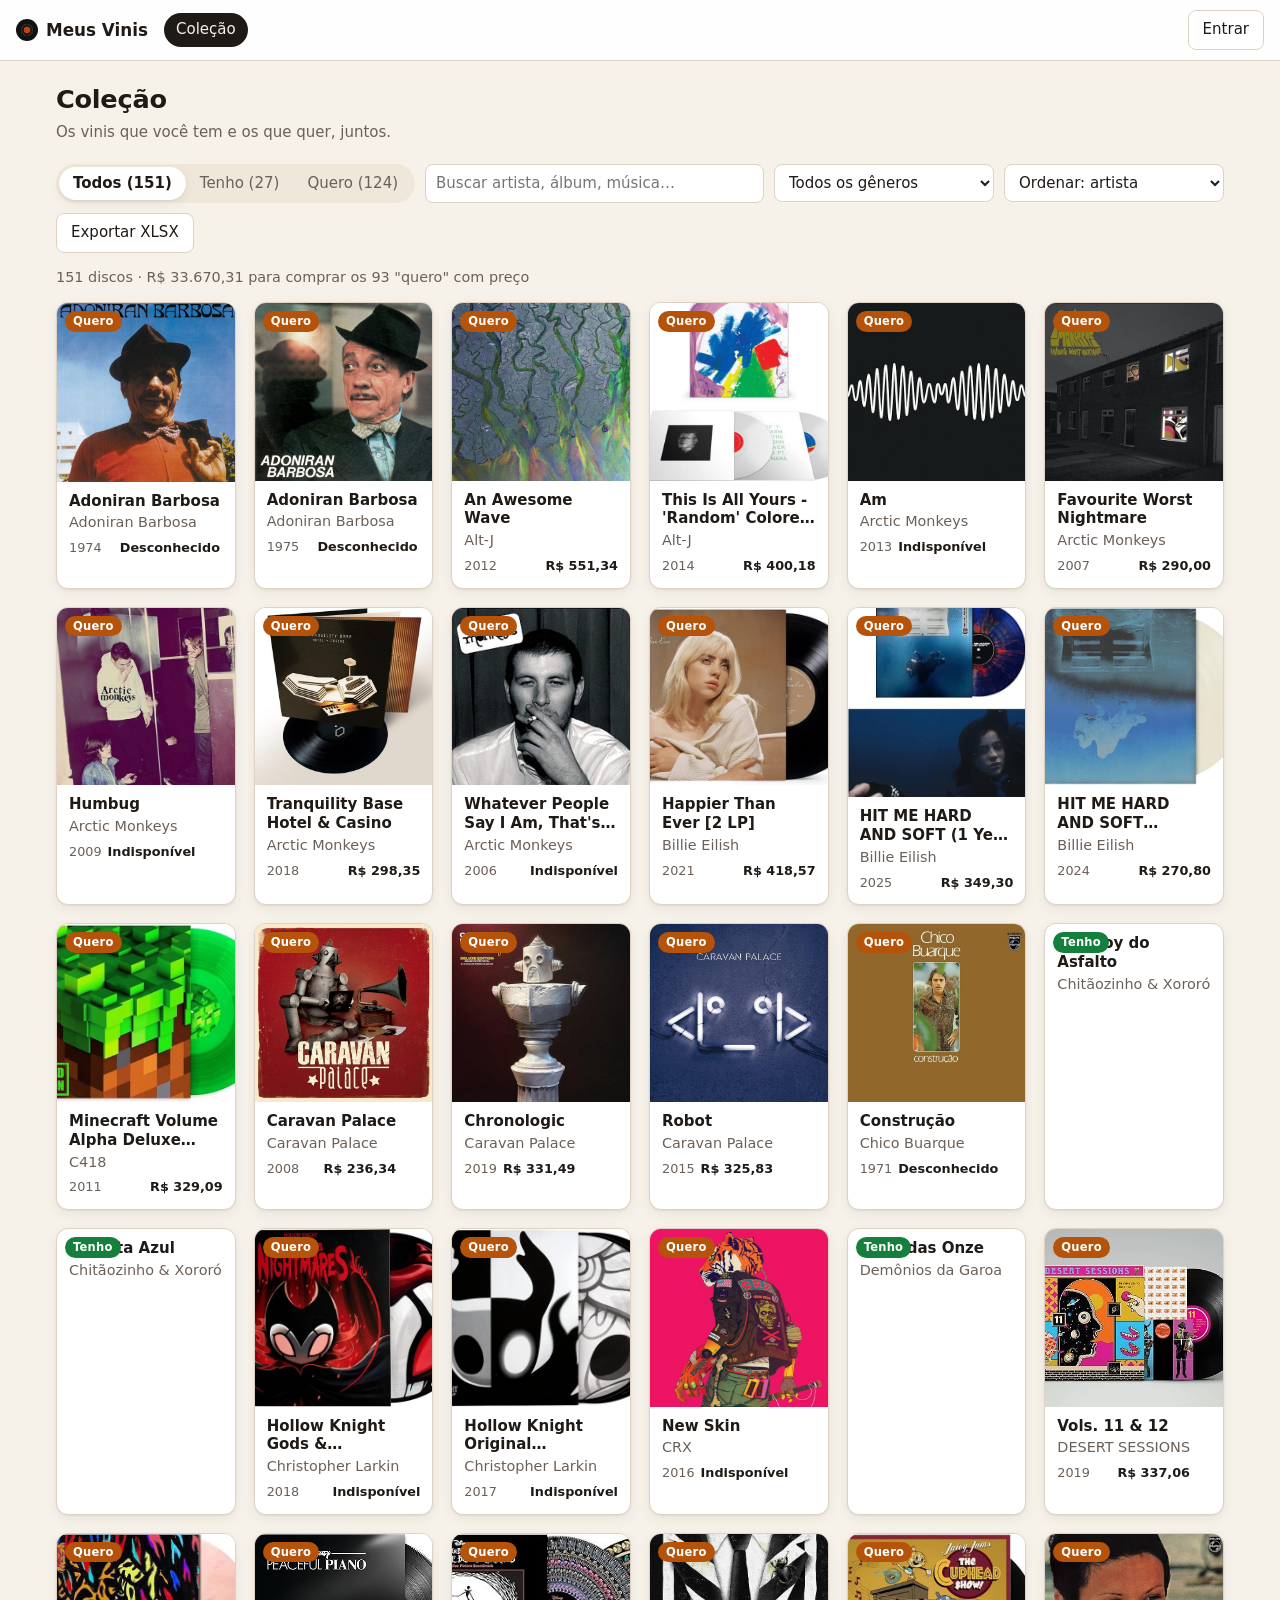
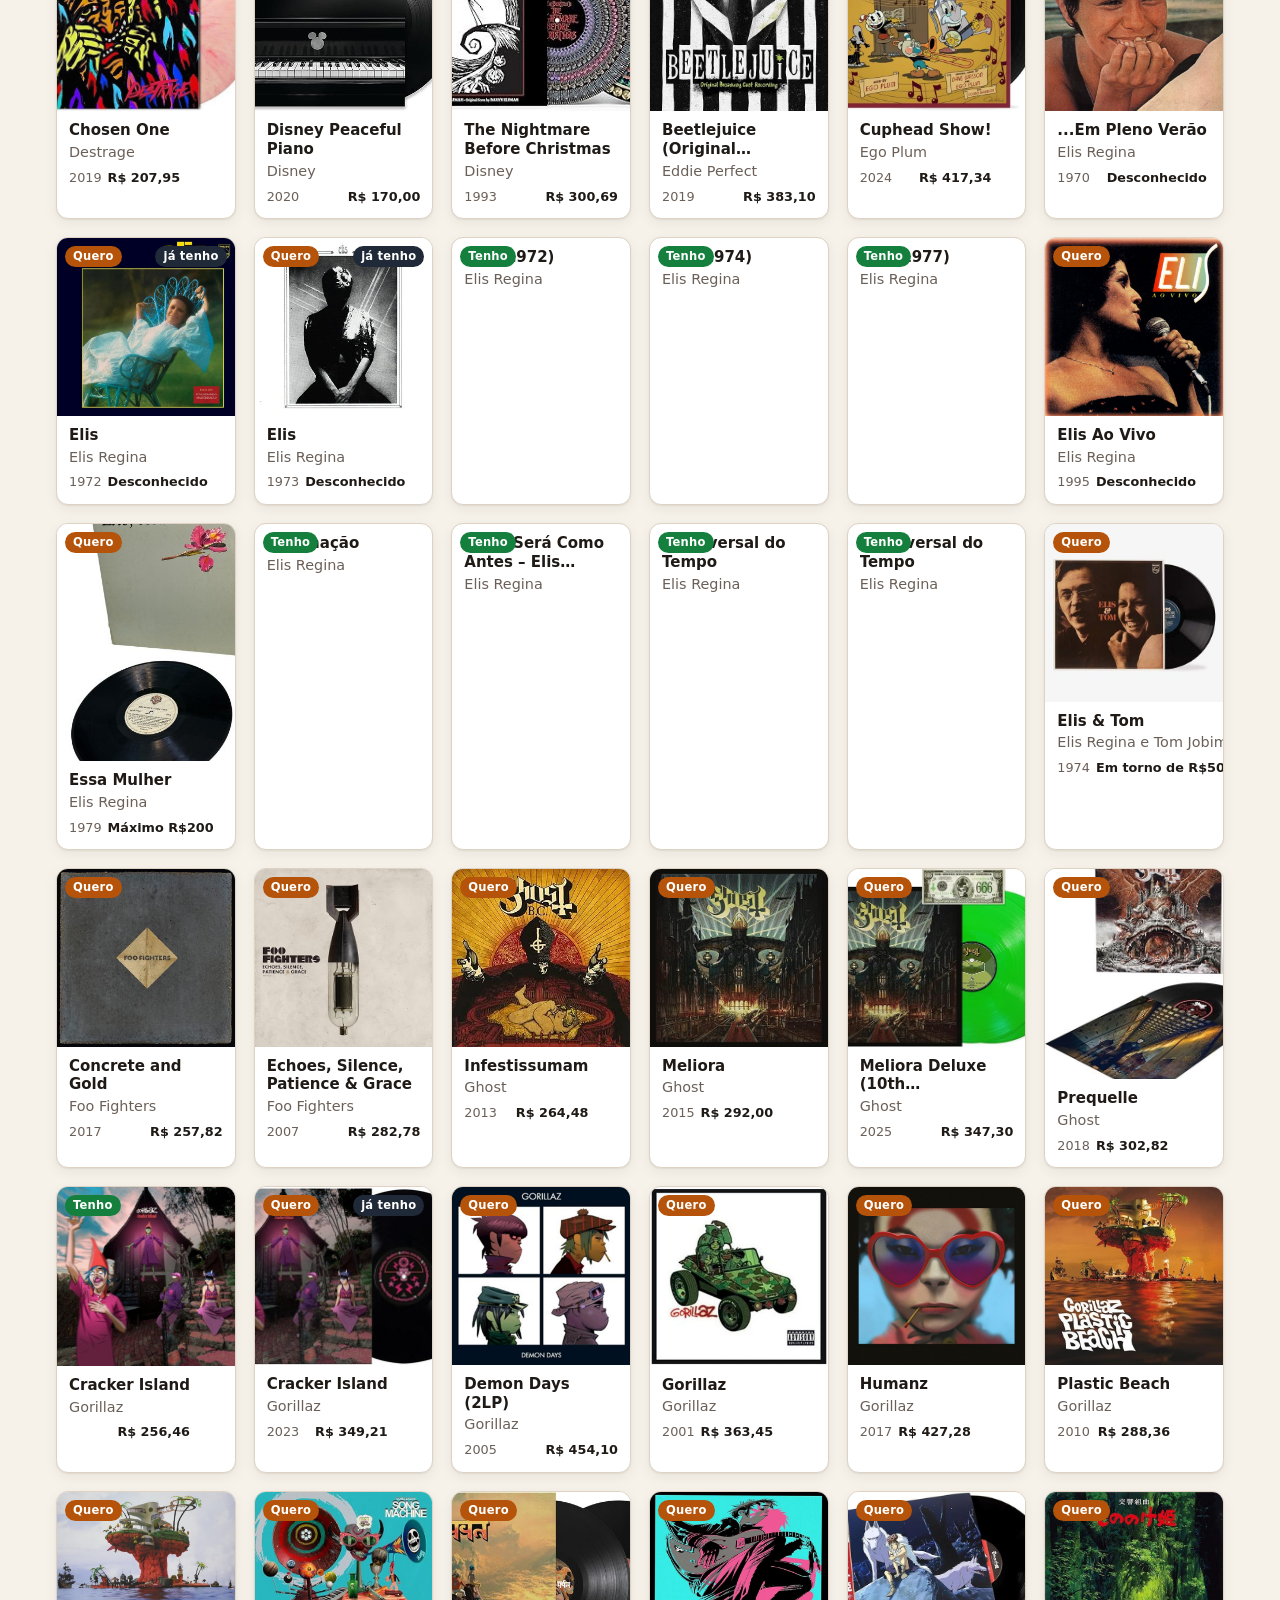
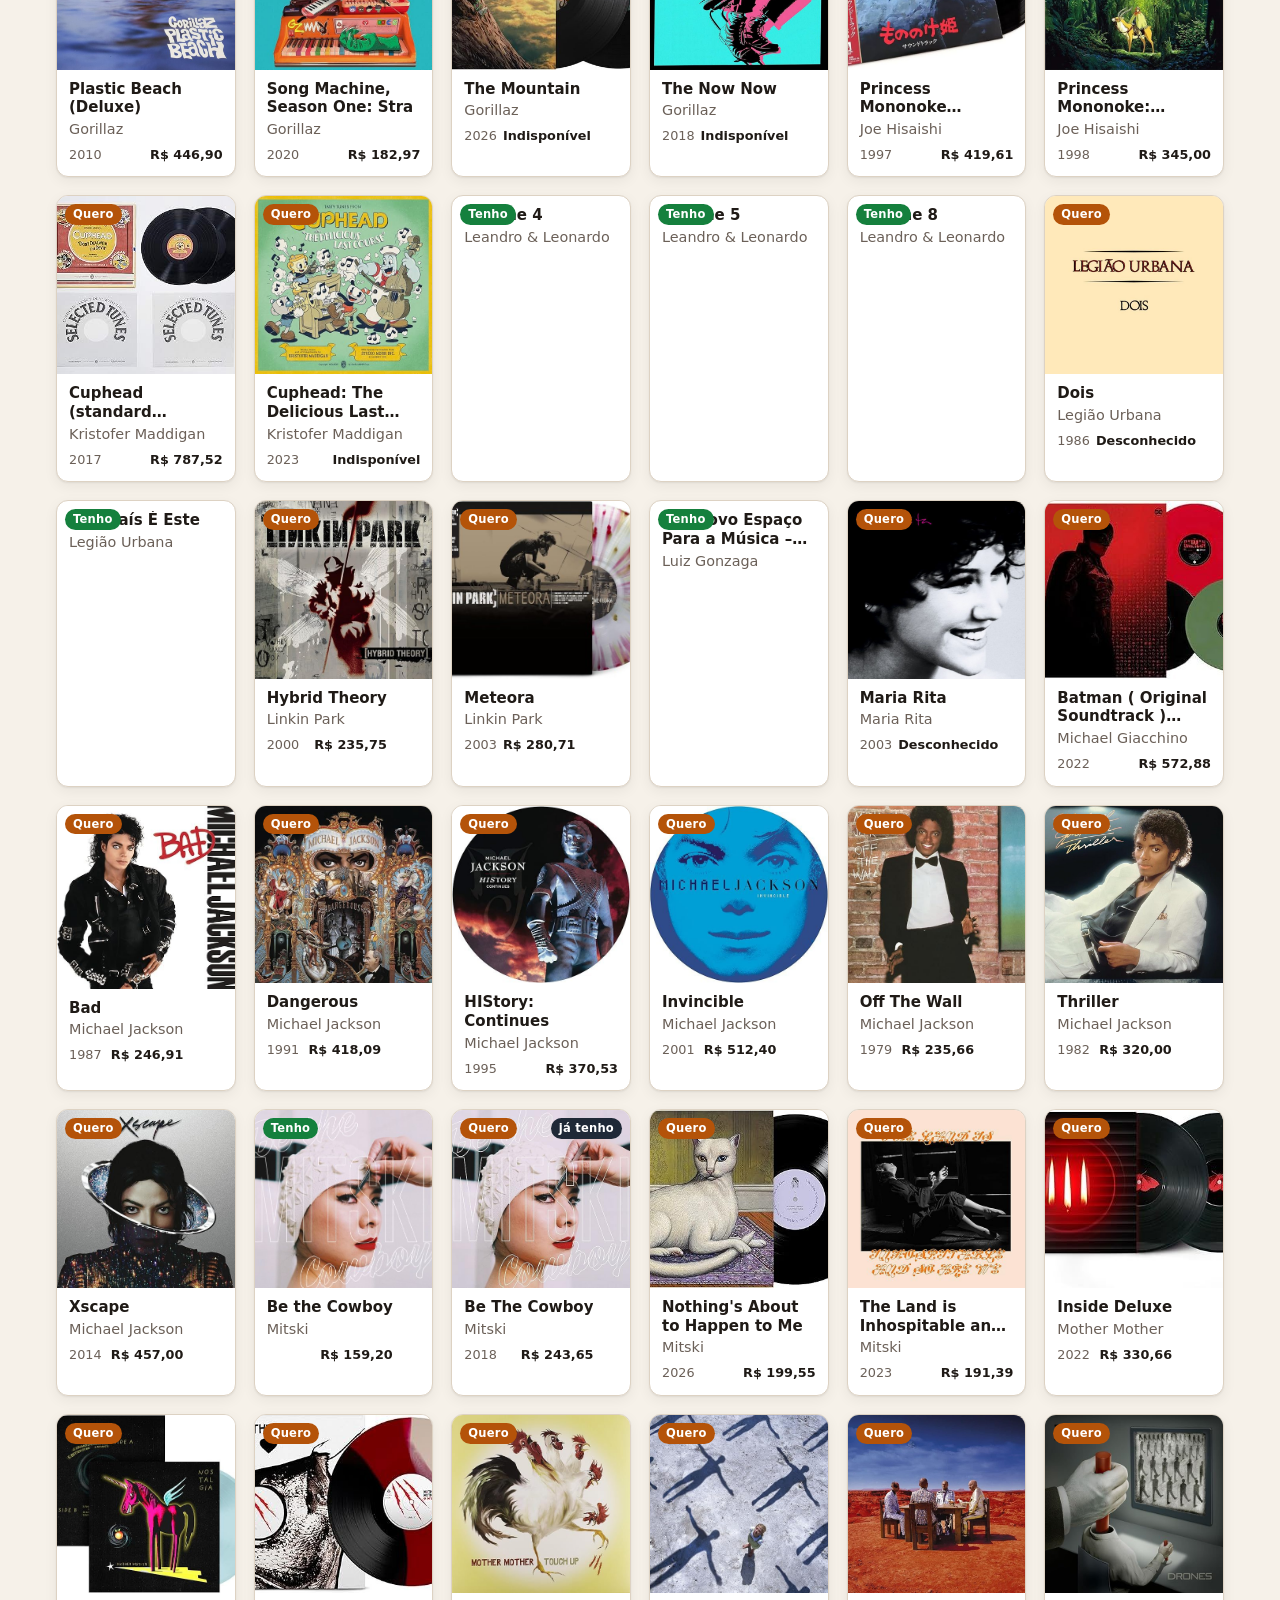
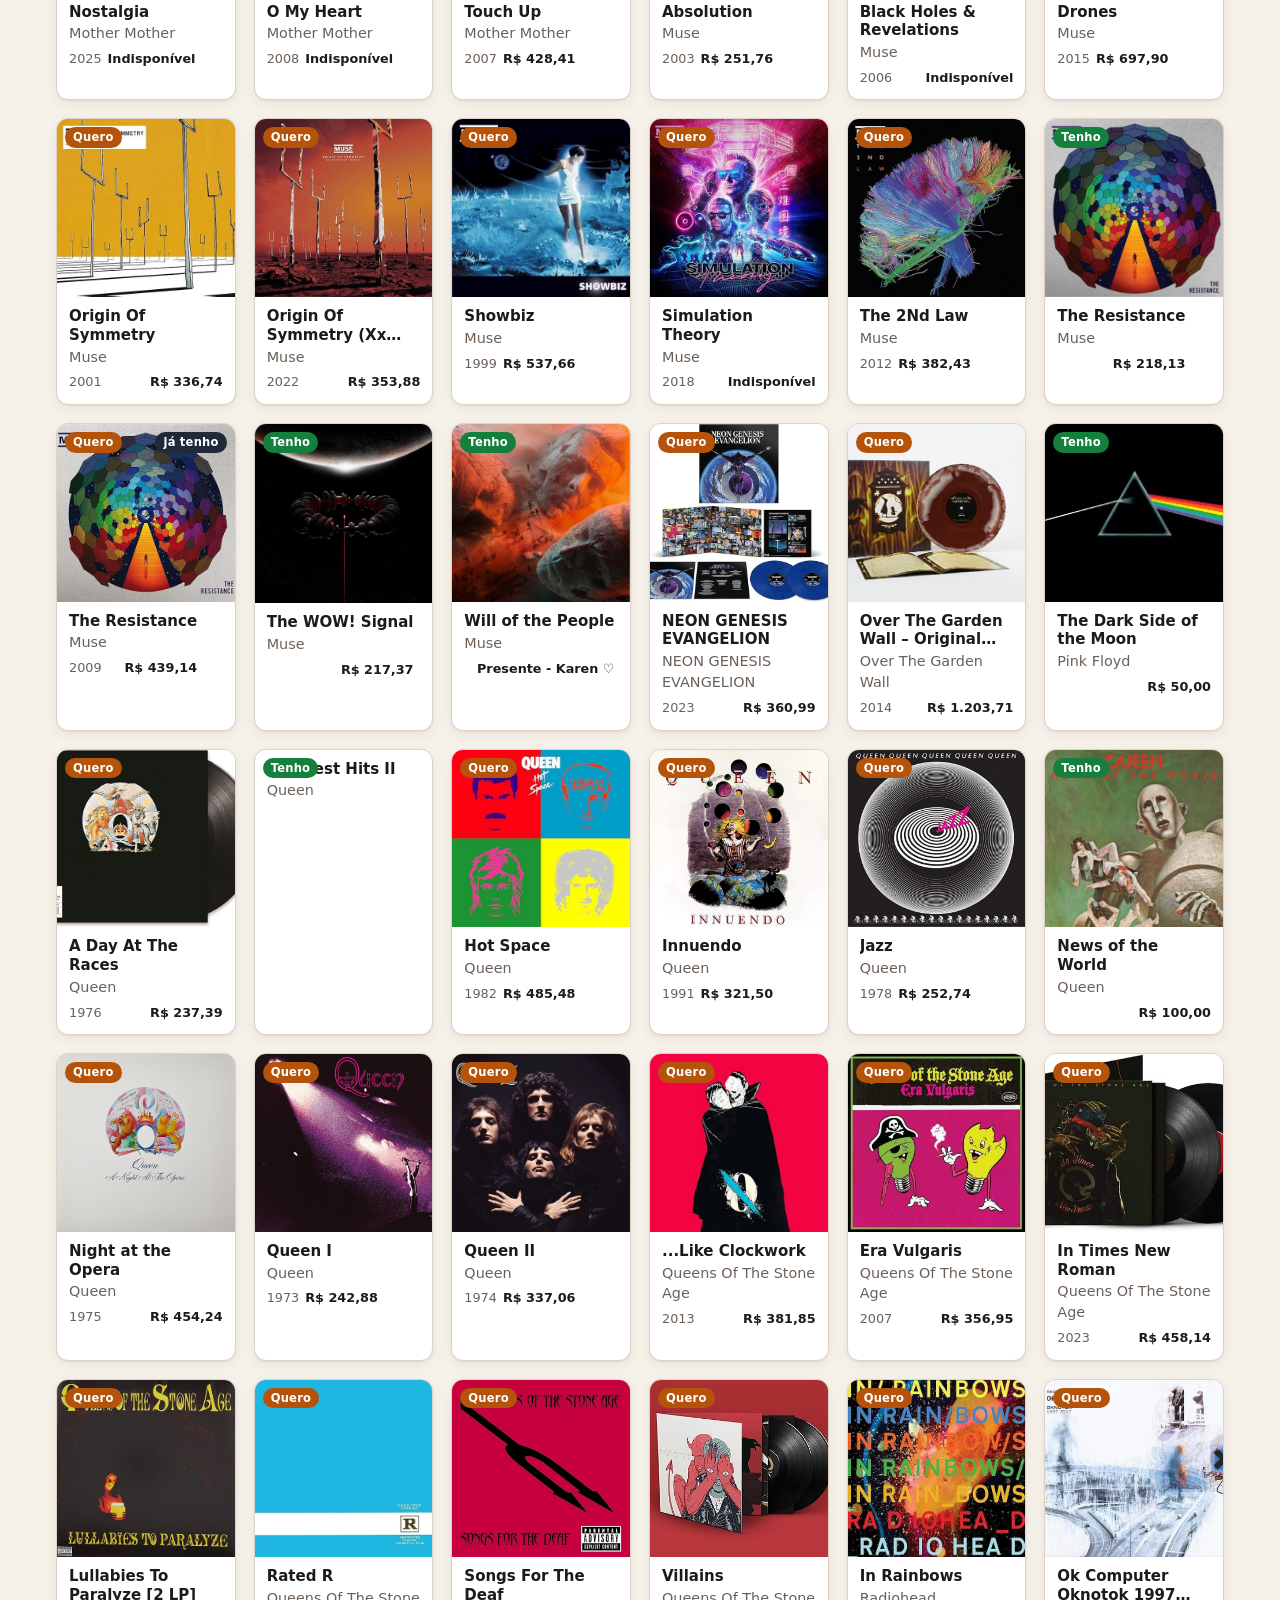
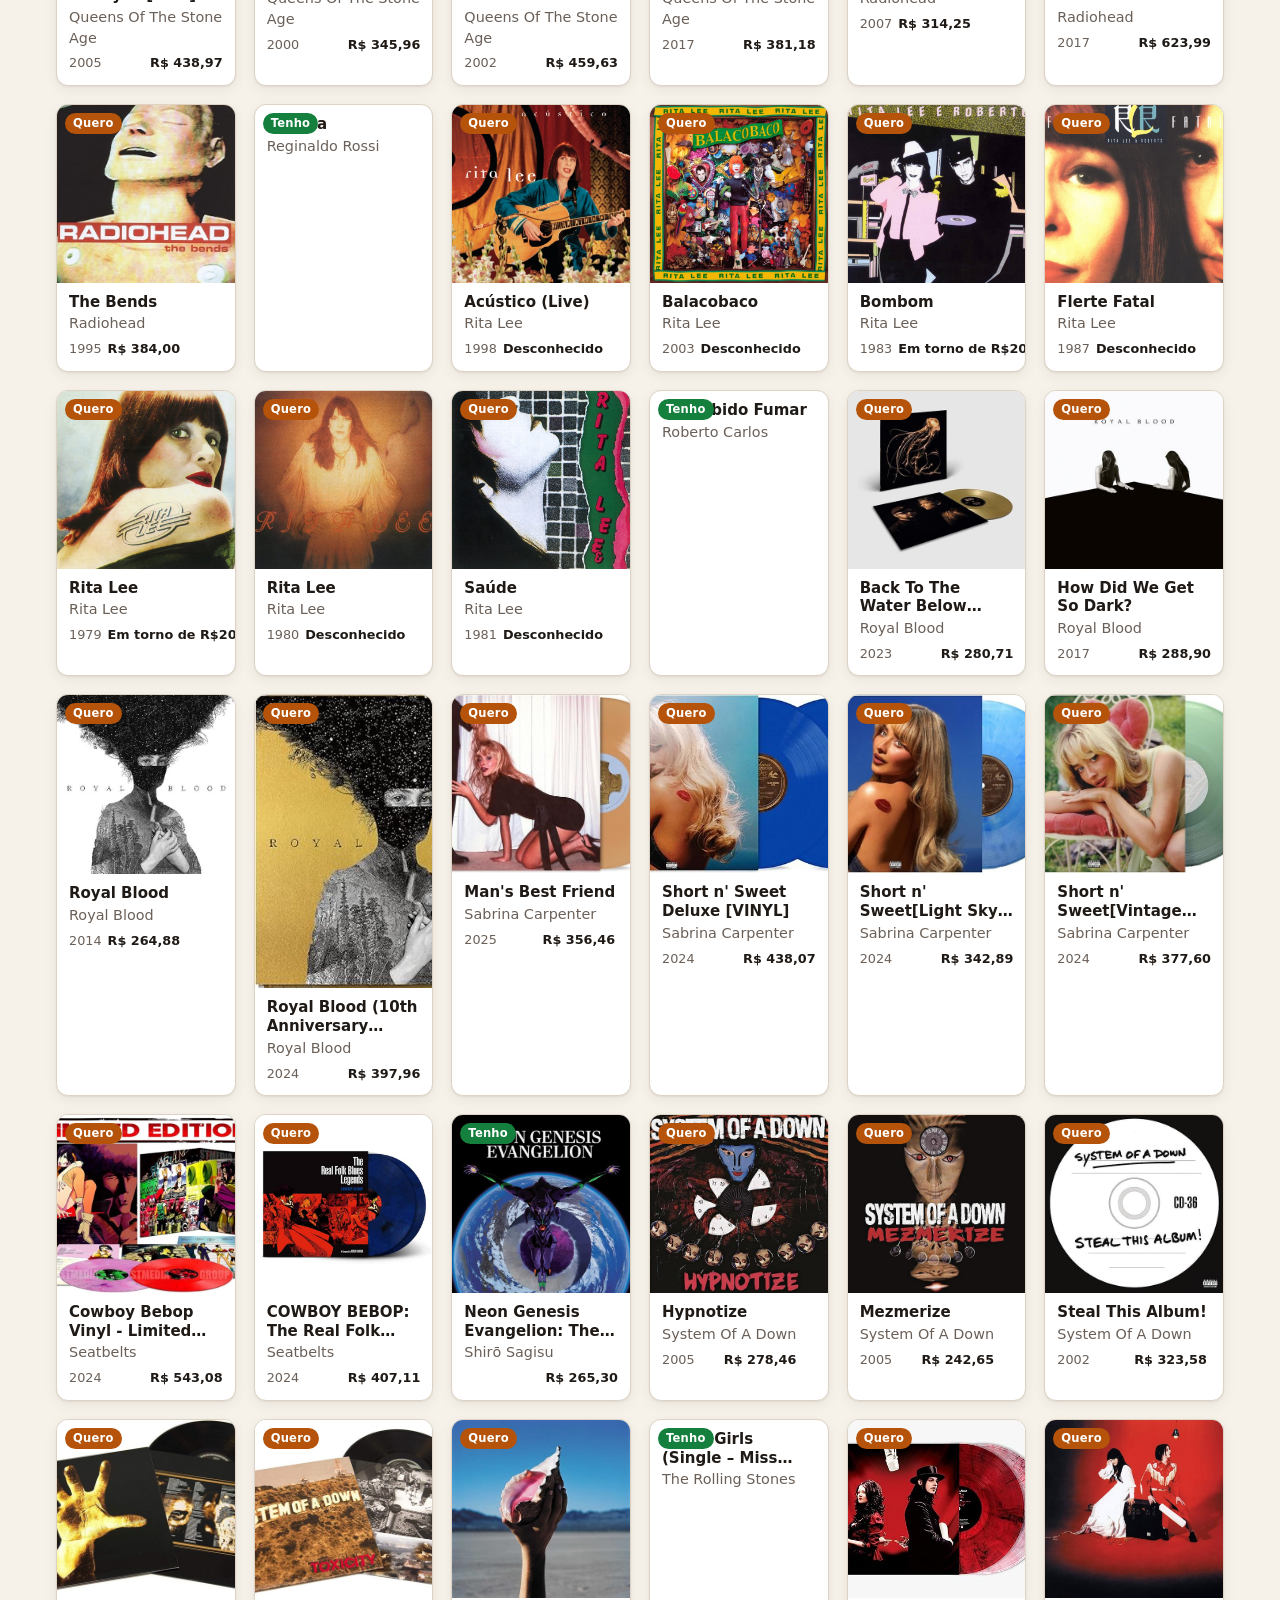
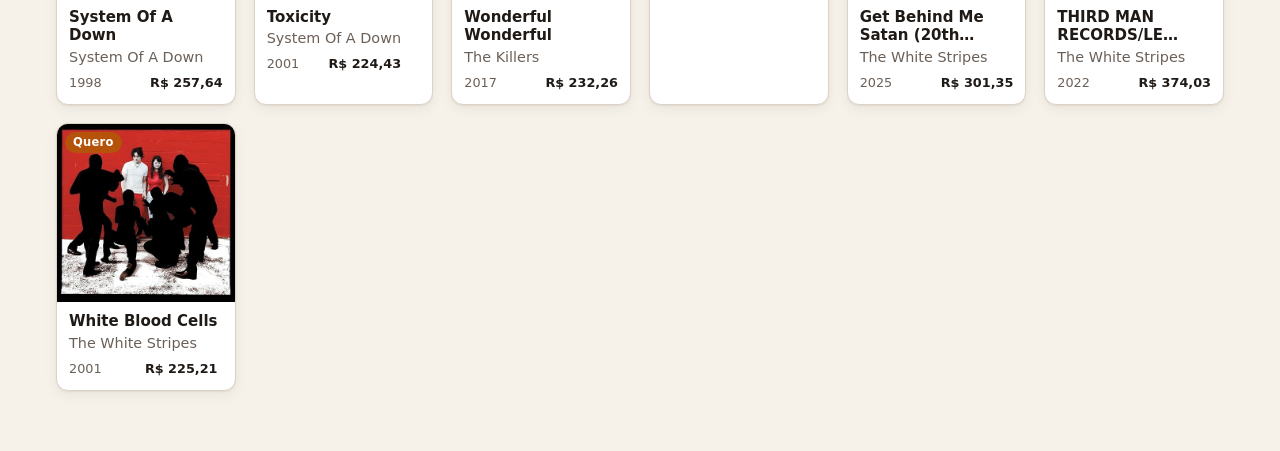
<file: index.html>
<!doctype html>
<html lang="pt-BR">
<head>
  <meta charset="utf-8">
  <meta name="viewport" content="width=device-width, initial-scale=1">
  <title>Meus Vinis</title>
  <link rel="stylesheet" href="assets/style.css">
</head>
<body>
  <main>
    <h1>Coleção</h1>
    <p class="sub">Os vinis que você tem e os que quer, juntos.</p>

    <div class="barra">
      <div class="abas" role="tablist">
        <button data-aba="todos" class="ativo">Todos <span data-n="todos"></span></button>
        <button data-aba="tenho">Tenho <span data-n="tenho"></span></button>
        <button data-aba="quero">Quero <span data-n="quero"></span></button>
      </div>
      <input type="search" id="busca" placeholder="Buscar artista, álbum, música…">
      <select id="genero"><option value="">Todos os gêneros</option></select>
      <select id="ordem">
        <option value="artista">Ordenar: artista</option>
        <option value="album">Ordenar: álbum</option>
        <option value="ano">Ordenar: lançamento</option>
        <option value="preco">Ordenar: preço</option>
        <option value="recente">Ordenar: cadastro recente</option>
      </select>
      <button type="button" id="exportar" title="Baixar uma planilha do Excel com os discos">Exportar XLSX</button>
    </div>
    <p class="resumo" id="resumo"></p>
    <div class="grade" id="grade"><div class="vazio">Carregando…</div></div>
  </main>

  <dialog id="dlg"></dialog>
  <script type="module" src="assets/colecao.js"></script>
</body>
</html>
</file>
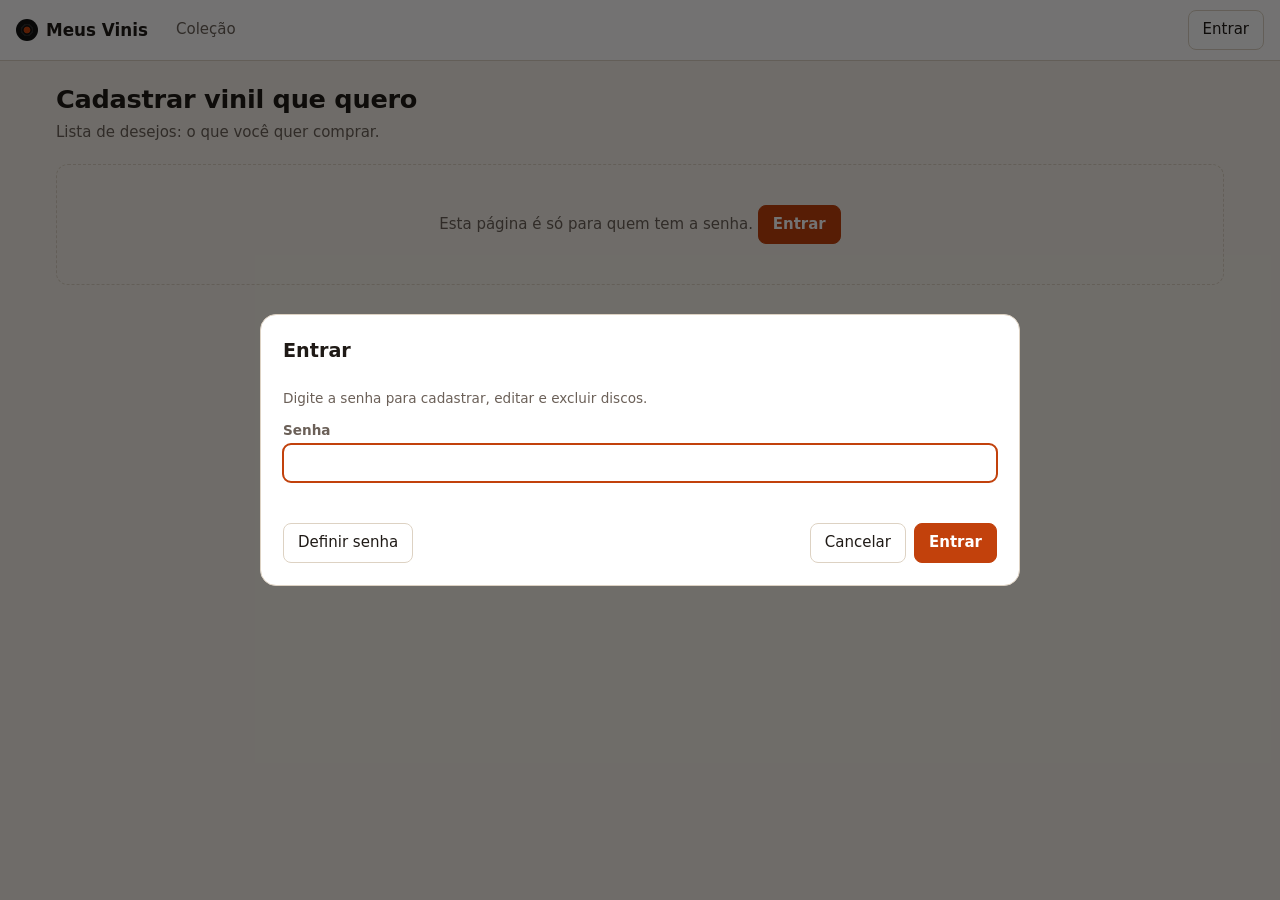
<file: quero.html>
<!doctype html>
<html lang="pt-BR">
<head>
  <meta charset="utf-8">
  <meta name="viewport" content="width=device-width, initial-scale=1">
  <title>Cadastrar Quero</title>
  <link rel="stylesheet" href="assets/style.css">
</head>
<body>
  <main>
    <h1>Cadastrar vinil que quero</h1>
    <p class="sub">Lista de desejos: o que você quer comprar.</p>
    <div class="layout-cad">
      <form id="form" class="form painel" autocomplete="off">
        <h2 id="titulo-form">Novo disco</h2>
        <div class="linha">
          <label>Artista/banda<input name="artista" list="dl-artistas" required></label>
          <label>Gênero<input name="genero" list="dl-generos"></label>
        </div>
        <label>Álbum<input name="album" required></label>
        <div>
          <label style="margin-bottom:4px">Capa</label>
          <div class="foto-campo">
            <div class="prev" id="foto-prev"></div>
            <div class="ops">
              <input type="file" id="foto-arquivo" accept="image/*">
              <input type="url" id="foto-url" placeholder="…ou cole o link de uma imagem">
              <span class="ajuda">Dica: copie uma imagem e cole aqui com Ctrl+V.</span>
              <div class="acoes" style="justify-content:flex-start">
                <button type="button" id="foto-google">Buscar no Google Imagens</button>
                <button type="button" id="foto-remover">Remover</button>
              </div>
            </div>
          </div>
        </div>
        <div class="linha">
          <label>Lançamento do vinil<input name="lancamento" type="number" min="1900" max="2100" inputmode="numeric"></label>
          <label>Nacionalidade<input name="nacionalidade" list="dl-paises"></label>
        </div>
        <label>Lojas<input name="lojas" list="dl-lojas"></label>
        <div class="linha">
          <label>Preço <small>(número ou texto, ex.: Indisponível)</small><input name="preco" list="dl-precos" placeholder="349,90"></label>
          <label>Data última atualização<input name="atualizacao" type="date"></label>
        </div>
        <div class="linha">
          <label>Núm.<input name="num" type="number" min="1"></label>
          <label>Link Google Images <small>(automático se vazio)</small><input name="linkImagens" type="url" pattern="https?://.+" title="O link precisa começar com http:// ou https://"></label>
        </div>
        <div class="acoes">
          <button type="button" id="cancelar" hidden>Cancelar</button>
          <button type="submit" class="pri">Salvar</button>
        </div>
      </form>

      <section>
        <div class="barra">
          <h2 style="margin:0">Quero <span id="total"></span></h2>
          <input type="search" id="filtro" placeholder="Filtrar…" style="flex:1 1 180px">
        </div>
        <div class="lista" id="lista"></div>
      </section>
    </div>
  </main>
  <datalist id="dl-artistas"></datalist><datalist id="dl-generos"></datalist><datalist id="dl-paises"></datalist><datalist id="dl-lojas"></datalist>
  <datalist id="dl-precos"><option value="Indisponível"><option value="Desconhecido"></datalist>
  <script type="module" src="assets/quero.js"></script>
</body>
</html>
</file>
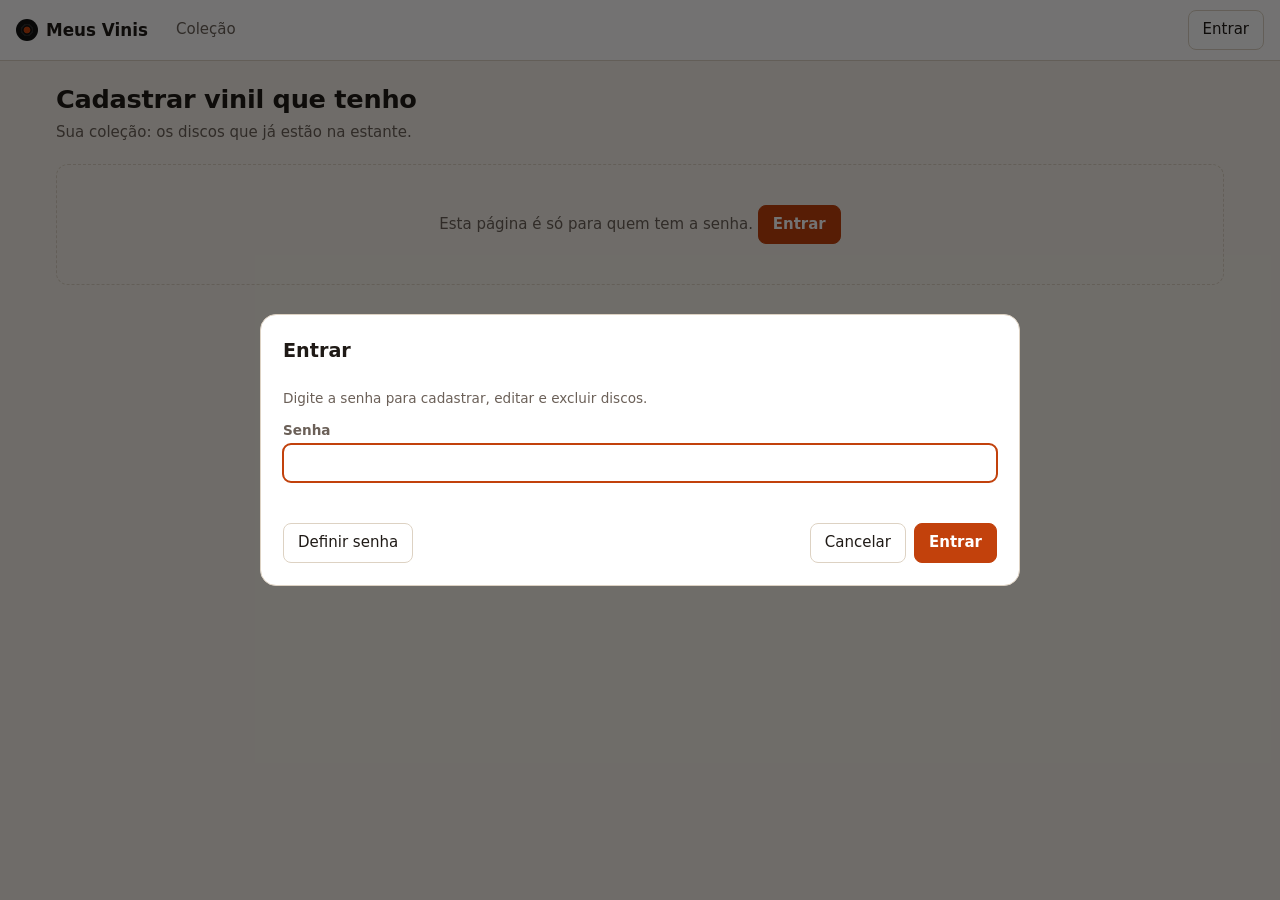
<file: tenho.html>
<!doctype html>
<html lang="pt-BR">
<head>
  <meta charset="utf-8">
  <meta name="viewport" content="width=device-width, initial-scale=1">
  <title>Cadastrar Tenho</title>
  <link rel="stylesheet" href="assets/style.css">
</head>
<body>
  <main>
    <h1>Cadastrar vinil que tenho</h1>
    <p class="sub">Sua coleção: os discos que já estão na estante.</p>
    <div class="layout-cad">
      <form id="form" class="form painel" autocomplete="off">
        <h2 id="titulo-form">Novo disco</h2>
        <div class="linha">
          <label>Cantor/banda<input name="artista" list="dl-artistas" required></label>
          <label>Estilo musical<input name="estilo" list="dl-generos"></label>
        </div>
        <label>Nome do álbum<input name="album" required></label>
        <div>
          <label style="margin-bottom:4px">Fotos</label>
          <div class="foto-campo">
            <div class="prev" id="foto-prev"></div>
            <div class="ops">
              <input type="file" id="foto-arquivo" accept="image/*">
              <input type="url" id="foto-url" placeholder="…ou cole o link de uma imagem">
              <span class="ajuda">Dica: copie uma imagem e cole aqui com Ctrl+V.</span>
              <div class="acoes" style="justify-content:flex-start">
                <button type="button" id="foto-google">Buscar no Google Imagens</button>
                <button type="button" id="foto-remover">Remover</button>
              </div>
            </div>
          </div>
        </div>
        <label>Valor pago <small>(número ou texto, ex.: Presente)</small><input name="valorPago" list="dl-valores" placeholder="150,00"></label>
        <div>
          <label style="margin-bottom:6px">Lados e músicas <small>(uma música por linha)</small></label>
          <div id="lados" class="form" style="gap:8px"></div>
          <button type="button" id="add-lado" style="margin-top:8px">+ Adicionar lado</button>
        </div>
        <div class="acoes">
          <button type="button" id="cancelar" hidden>Cancelar</button>
          <button type="submit" class="pri">Salvar</button>
        </div>
      </form>

      <section>
        <div class="barra">
          <h2 style="margin:0">Tenho <span id="total"></span></h2>
          <input type="search" id="filtro" placeholder="Filtrar…" style="flex:1 1 180px">
        </div>
        <div class="lista" id="lista"></div>
      </section>
    </div>
  </main>
  <datalist id="dl-artistas"></datalist><datalist id="dl-generos"></datalist>
  <datalist id="dl-valores"><option value="Presente"></datalist>
  <script type="module" src="assets/tenho.js"></script>
</body>
</html>
</file>
<file: assets/style.css>
:root {
  --bg: #f6f1e9;
  --bg-2: #ffffff;
  --bg-3: #efe7da;
  --txt: #1f1a16;
  --txt-2: #6b6058;
  --borda: #ddd2c3;
  --acento: #c2410c;
  --acento-2: #9a3412;
  --tenho: #15803d;
  --quero: #b45309;
  --sombra: 0 1px 2px rgb(0 0 0 / .06), 0 4px 14px rgb(0 0 0 / .06);
  --raio: 12px;
  color-scheme: light;
}
@media (prefers-color-scheme: dark) {
  :root:not([data-theme="light"]) {
    --bg: #15120f; --bg-2: #1f1b17; --bg-3: #29231e; --txt: #f3ece3; --txt-2: #a99d91;
    --borda: #3a322b; --acento: #fb923c; --acento-2: #fdba74; --tenho: #4ade80; --quero: #fbbf24;
    --sombra: 0 1px 2px rgb(0 0 0 / .4), 0 6px 18px rgb(0 0 0 / .35);
    color-scheme: dark;
  }
}
:root[data-theme="dark"] {
  --bg: #15120f; --bg-2: #1f1b17; --bg-3: #29231e; --txt: #f3ece3; --txt-2: #a99d91;
  --borda: #3a322b; --acento: #fb923c; --acento-2: #fdba74; --tenho: #4ade80; --quero: #fbbf24;
  --sombra: 0 1px 2px rgb(0 0 0 / .4), 0 6px 18px rgb(0 0 0 / .35);
  color-scheme: dark;
}

* { box-sizing: border-box; }
html { -webkit-text-size-adjust: 100%; }
body {
  margin: 0; background: var(--bg); color: var(--txt);
  font: 15px/1.45 system-ui, -apple-system, "Segoe UI", Roboto, sans-serif;
}
a { color: var(--acento); }
h1 { font-size: 1.6rem; margin: 0 0 .25rem; letter-spacing: -.01em; }
h2 { font-size: 1.2rem; margin: 0 0 .75rem; }
main { max-width: 1200px; margin: 0 auto; padding: 20px 16px 60px; }
.sub { color: var(--txt-2); margin: 0 0 1.25rem; }
code { background: var(--bg-3); padding: 1px 5px; border-radius: 4px; font-size: .9em; }

/* Cabeçalho */
.topo {
  position: sticky; top: 0; z-index: 10; display: flex; align-items: center; gap: 16px; flex-wrap: wrap;
  padding: 10px 16px; background: color-mix(in srgb, var(--bg-2) 92%, transparent);
  backdrop-filter: blur(8px); border-bottom: 1px solid var(--borda);
}
.marca { display: flex; align-items: center; gap: 8px; font-weight: 700; color: var(--txt); text-decoration: none; font-size: 1.05rem; }
.disco-mini {
  width: 22px; height: 22px; border-radius: 50%;
  background: radial-gradient(circle, var(--acento) 0 22%, #111 23% 30%, #2a2a2a 31% 40%, #111 41% 100%);
}
.topo nav { display: flex; gap: 4px; flex-wrap: wrap; flex: 1; }
.topo nav a { padding: 6px 12px; border-radius: 999px; color: var(--txt-2); text-decoration: none; font-weight: 500; }
.topo nav a:hover { background: var(--bg-3); color: var(--txt); }
.topo nav a.ativo { background: var(--txt); color: var(--bg); }
.btn-config { display: flex; align-items: center; gap: 6px; }
@media (max-width: 640px) {
  .topo { gap: 8px 12px; }
  .btn-config { margin-left: auto; padding: 6px 10px; }
  .topo nav { order: 3; flex-basis: 100%; flex-wrap: nowrap; overflow-x: auto; }
  .topo nav a { white-space: nowrap; }
}
.status { width: 8px; height: 8px; border-radius: 50%; background: #9ca3af; }
.status.on { background: var(--tenho); }

/* Controles */
button, .btn {
  font: inherit; cursor: pointer; border-radius: 8px; padding: 8px 14px;
  border: 1px solid var(--borda); background: var(--bg-2); color: var(--txt);
}
button:hover { border-color: var(--txt-2); }
button.pri { background: var(--acento); border-color: var(--acento); color: var(--bg-2); font-weight: 600; }
button.pri:hover { background: var(--acento-2); }
button.perigo { color: #dc2626; }
button:disabled { opacity: .55; cursor: progress; }
input, select, textarea {
  font: inherit; color: var(--txt); background: var(--bg-2); border: 1px solid var(--borda);
  border-radius: 8px; padding: 8px 10px; width: 100%;
}
input:focus, select:focus, textarea:focus { outline: 2px solid var(--acento); outline-offset: -1px; }
label { display: flex; flex-direction: column; gap: 4px; font-size: .85rem; font-weight: 600; color: var(--txt-2); }
label small { font-weight: 400; }

.barra { display: flex; gap: 10px; flex-wrap: wrap; align-items: center; margin-bottom: 14px; }
.barra input[type=search] { flex: 1 1 240px; }
.barra select { width: auto; flex: 0 1 220px; min-width: 0; }
select { max-width: 100%; text-overflow: ellipsis; }
.abas { display: inline-flex; background: var(--bg-3); border-radius: 999px; padding: 3px; }
.abas button { border: 0; background: transparent; border-radius: 999px; padding: 6px 14px; color: var(--txt-2); }
.abas button.ativo { background: var(--bg-2); color: var(--txt); box-shadow: var(--sombra); font-weight: 600; }
.resumo { color: var(--txt-2); font-size: .9rem; margin: 0 0 14px; }

/* Grade de discos */
.grade { display: grid; gap: 18px; grid-template-columns: repeat(auto-fill, minmax(170px, 1fr)); }
.card {
  background: var(--bg-2); border: 1px solid var(--borda); border-radius: var(--raio); overflow: hidden;
  box-shadow: var(--sombra); cursor: pointer; text-align: left; padding: 0; display: flex; flex-direction: column;
  transition: transform .15s;
}
.card:hover { transform: translateY(-2px); border-color: var(--borda); }
.capa { aspect-ratio: 1; background: var(--bg-3); position: relative; }
.capa img { width: 100%; height: 100%; object-fit: cover; display: block; }
.capa-vazia { width: 100%; height: 100%; display: grid; place-items: center; background: var(--bg-3); aspect-ratio: 1; }
.capa-vazia span {
  width: 70%; aspect-ratio: 1; border-radius: 50%;
  background: radial-gradient(circle, var(--acento) 0 17%, #0d0d0d 18% 21%, #222 22% 30%, #0d0d0d 31% 45%, #222 46% 55%, #0d0d0d 56% 100%);
  box-shadow: 0 4px 14px rgb(0 0 0 / .3);
}
.selo {
  position: absolute; top: 8px; left: 8px; font-size: .72rem; font-weight: 700; padding: 2px 8px; border-radius: 999px;
  color: #fff; letter-spacing: .02em;
}
.selo.tenho { background: #15803d; }
.selo.quero { background: #b45309; }
.selo.ja { left: auto; right: 8px; background: #1f2937; }
.info { padding: 10px 12px 12px; display: flex; flex-direction: column; gap: 2px; }
.info .alb { font-weight: 650; line-height: 1.25; display: -webkit-box; -webkit-line-clamp: 2; -webkit-box-orient: vertical; overflow: hidden; }
.info .art { color: var(--txt-2); font-size: .9rem; }
.info .meta { display: flex; justify-content: space-between; gap: 6px; margin-top: 4px; font-size: .8rem; color: var(--txt-2); }
.info .preco { font-weight: 600; color: var(--txt); white-space: nowrap; }
.vazio { padding: 40px; text-align: center; color: var(--txt-2); border: 1px dashed var(--borda); border-radius: var(--raio); }

/* Detalhe */
dialog {
  border: 1px solid var(--borda); border-radius: 16px; background: var(--bg-2); color: var(--txt);
  padding: 0; width: min(760px, calc(100vw - 32px)); max-height: calc(100vh - 32px);
}
dialog::backdrop { background: rgb(0 0 0 / .55); }
.detalhe { display: grid; grid-template-columns: 260px 1fr; gap: 20px; padding: 20px; }
.detalhe .capa { border-radius: 10px; overflow: hidden; }
.detalhe dl { display: grid; grid-template-columns: max-content 1fr; gap: 6px 14px; margin: 12px 0; }
.detalhe dt { color: var(--txt-2); font-size: .85rem; }
.detalhe dd { margin: 0; overflow-wrap: anywhere; }
.lados { display: grid; grid-template-columns: repeat(auto-fit, minmax(180px, 1fr)); gap: 12px; margin-top: 8px; }
.lados h3 { font-size: .9rem; margin: 0 0 4px; color: var(--acento); }
.lados ol { margin: 0; padding-left: 22px; font-size: .9rem; }
.fechar { position: absolute; right: 10px; top: 10px; border: 0; background: var(--bg-3); border-radius: 50%; width: 32px; height: 32px; padding: 0; }
@media (max-width: 640px) { .detalhe { grid-template-columns: 1fr; } .detalhe .capa { max-width: 260px; } }

/* Formulários de cadastro */
.layout-cad { display: grid; grid-template-columns: minmax(0, 440px) minmax(0, 1fr); gap: 24px; align-items: start; }
.layout-cad > .painel { position: sticky; top: 70px; max-height: calc(100vh - 86px); overflow-y: auto; }
@media (max-width: 900px) { .layout-cad { grid-template-columns: 1fr; } .layout-cad > .painel { position: static; max-height: none; } }
.painel { background: var(--bg-2); border: 1px solid var(--borda); border-radius: var(--raio); padding: 18px; box-shadow: var(--sombra); }
.form { display: flex; flex-direction: column; gap: 12px; }
.linha { display: grid; grid-template-columns: 1fr 1fr; gap: 10px; align-items: end; }
@media (max-width: 420px) { .linha { grid-template-columns: 1fr; } }
.acoes { display: flex; gap: 8px; justify-content: flex-end; flex-wrap: wrap; }
.foto-campo { display: grid; grid-template-columns: 110px 1fr; gap: 12px; align-items: start; }
.foto-campo .prev { width: 110px; aspect-ratio: 1; border-radius: 8px; overflow: hidden; background: var(--bg-3); }
.foto-campo .prev img { width: 100%; height: 100%; object-fit: cover; display: block; }
.foto-campo .ops { display: flex; flex-direction: column; gap: 6px; font-size: .85rem; }
.ajuda { font-size: .85rem; color: var(--txt-2); margin: 0; }
.aviso { background: color-mix(in srgb, var(--quero) 14%, var(--bg-2)); border: 1px solid color-mix(in srgb, var(--quero) 40%, var(--borda)); padding: 10px 12px; border-radius: 10px; font-size: .9rem; margin-bottom: 16px; }
.aviso button { margin-left: 6px; padding: 3px 10px; }
.lado-bloco { border: 1px solid var(--borda); border-radius: 10px; padding: 10px; display: flex; flex-direction: column; gap: 6px; background: var(--bg); }
.lado-bloco .topo-lado { display: flex; gap: 6px; }
.lado-bloco textarea { min-height: 110px; resize: vertical; }

/* Lista nas páginas de cadastro */
.lista { display: flex; flex-direction: column; gap: 6px; }
.item { display: grid; grid-template-columns: 48px 1fr auto; gap: 12px; align-items: center; padding: 6px; border-radius: 10px; border: 1px solid transparent; }
.item:hover { background: var(--bg-3); }
.item.editando { border-color: var(--acento); background: color-mix(in srgb, var(--acento) 8%, var(--bg-2)); }
.item .mini { width: 48px; height: 48px; border-radius: 6px; overflow: hidden; }
.item .mini img, .item .mini .capa-vazia { width: 100%; height: 100%; object-fit: cover; }
.item .t { font-weight: 600; line-height: 1.2; }
.item .s { color: var(--txt-2); font-size: .85rem; }
.item .bts { display: flex; gap: 4px; }
.item .bts button { padding: 5px 9px; font-size: .82rem; }
@media (max-width: 520px) { .item { grid-template-columns: 48px 1fr; } .item .bts { grid-column: 2; } }

/* Diálogo de configuração */
.form-config { display: flex; flex-direction: column; gap: 12px; padding: 22px; }
.form-config ol { padding-left: 20px; font-size: .9rem; }
.form-config .resultado { min-height: 1.2em; font-size: .9rem; margin: 0; }
details summary { cursor: pointer; font-size: .9rem; color: var(--acento); }

/* Avisos */
.toasts { position: fixed; bottom: 16px; left: 50%; transform: translateX(-50%); display: flex; flex-direction: column; gap: 8px; z-index: 100; width: min(460px, calc(100vw - 32px)); }
.toast { padding: 10px 14px; border-radius: 10px; background: #1f2937; color: #fff; box-shadow: var(--sombra); font-size: .92rem; }
.toast.ok { background: #166534; }
.toast.erro { background: #b91c1c; }
[hidden] { display: none !important; }

/* Exportar XLSX */
.exportar fieldset { border: 1px solid var(--borda); border-radius: 10px; padding: 8px 12px 10px; margin: 0; min-width: 0; }
.exportar legend { font-size: .85rem; font-weight: 600; color: var(--txt-2); padding: 0 4px; display: flex; align-items: center; gap: 4px; }
.exportar .opcoes { display: flex; flex-wrap: wrap; gap: 4px 16px; }
.exportar .opcoes.col { flex-direction: column; }
.exportar .opcoes.generos { display: grid; grid-template-columns: repeat(auto-fill, minmax(170px, 1fr)); max-height: 168px; overflow-y: auto; gap: 2px 12px; }
.exportar label.op { flex-direction: row; align-items: center; gap: 8px; font-weight: 400; color: var(--txt); font-size: .9rem; }
.exportar label.op input { width: auto; margin: 0; accent-color: var(--acento); }
.exportar .mini-bt { padding: 1px 8px; font-size: .78rem; font-weight: 500; border-radius: 999px; }
.exportar .resultado { font-weight: 600; }
</file>
